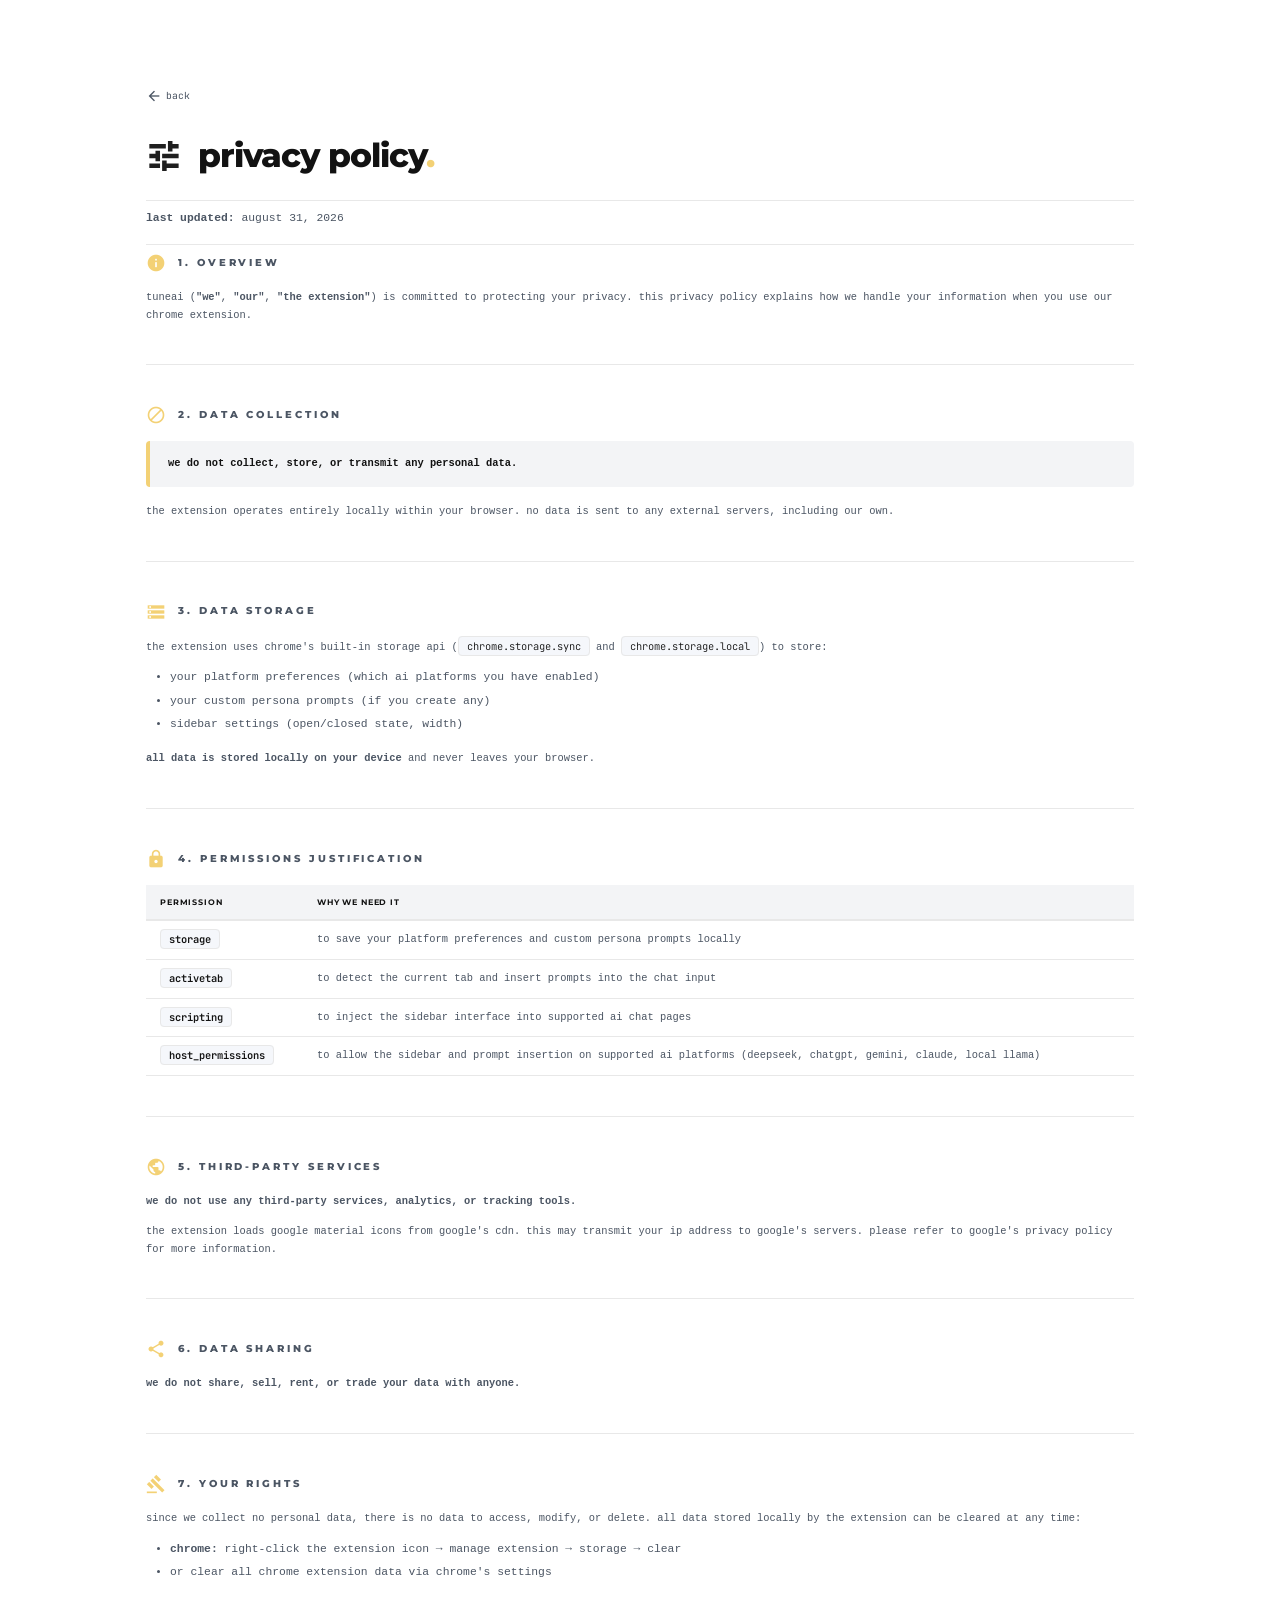
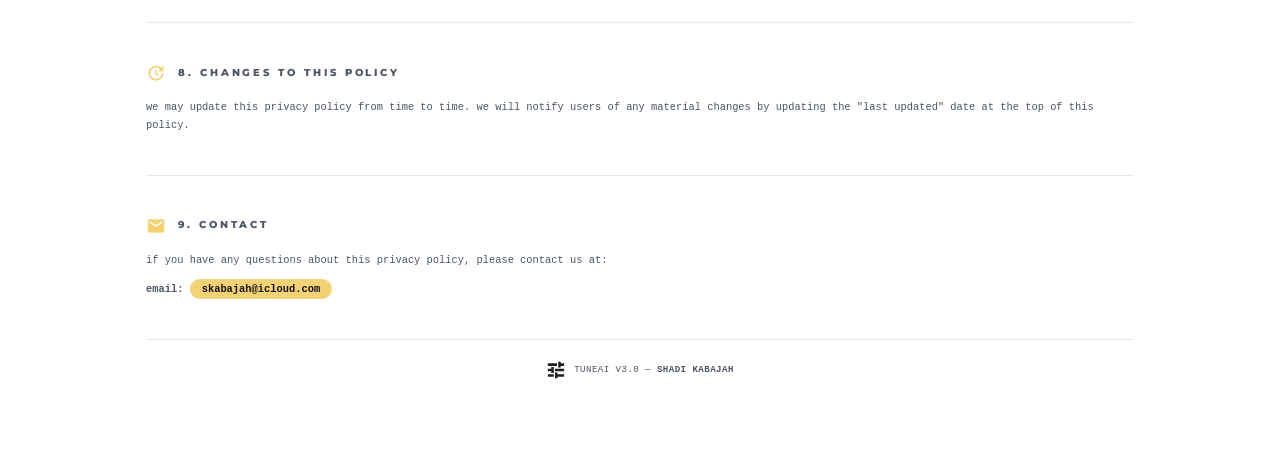
<file: privacy.html>
<!DOCTYPE html>
<html lang="en">
<head>
  <meta charset="UTF-8" />
  <meta name="viewport" content="width=device-width, initial-scale=1.0" />
  <meta name="author" content="Shadi Kabajah" />
  <meta name="version" content="3.0" />
  <meta name="date" content="2026-08-31" />
  <meta name="license" content="All Rights Reserved" />
  <link href="https://fonts.googleapis.com/icon?family=Material+Icons" rel="stylesheet" />
  <link rel="icon" href="./icons/icon128.svg" type="image/png" />
  <link rel="stylesheet" href="website.css" />
  <title>TuneAi — Privacy Policy</title>
</head>
<body>

  <div class="container">

    <!-- Back Button -->
    <div class="back-link">
      <a href="index.html">
        <span class="material-icons back-icon">arrow_back</span>
        Back
      </a>
    </div>
    
    <!-- Header -->
    <div class="header">
      <img src="./icons/icon128.svg" alt="TuneAi" width="36" height="36" class="header-logo" />
      <h1>Privacy Policy</h1>
    </div>
    <div class="subtitle subtitle-privacy">
      <strong>Last Updated:</strong> August 31, 2026
    </div>

  <!-- 1. Overview -->
  <div class="section-div">

    <h2>
      <span class="material-icons section-icon">info</span>
      1. Overview
    </h2>
    <p>
      TuneAi (<strong>"we"</strong>, <strong>"our"</strong>, <strong>"the extension"</strong>) is committed to protecting your privacy. This Privacy Policy explains how we handle your information when you use our Chrome extension.
    </p>

    <hr class="divider" />

  </div>

  <!-- 2. Data Collection -->
  <div class="section-div">
    <h2>
      <span class="material-icons section-icon">block</span>
      2. Data Collection
    </h2>
    <div class="highlight-box">
      <strong>We do NOT collect, store, or transmit any personal data.</strong>
    </div>
    <p>
      The extension operates entirely locally within your browser. No data is sent to any external servers, including our own.
    </p>
    <hr class="divider" />

  </div>

  <!-- 3. Data Storage -->
  <div class="section-div">
      <h2>
      <span class="material-icons section-icon">storage</span>
      3. Data Storage
    </h2>
    <p>
      The extension uses Chrome's built-in storage API (<code>chrome.storage.sync</code> and <code>chrome.storage.local</code>) to store:
    </p>
    <ul>
      <li>Your platform preferences (which AI platforms you have enabled)</li>
      <li>Your custom persona prompts (if you create any)</li>
      <li>Sidebar settings (open/closed state, width)</li>
    </ul>
    <p>
      <strong>All data is stored locally on your device</strong> and never leaves your browser.
    </p>
    <hr class="divider" />

  </div>

    <!-- 4. Permissions -->
  <div class="section-div">

    <h2>
      <span class="material-icons section-icon">lock</span>
      4. Permissions Justification
    </h2>
    <table class="permission-table">
      <thead>
        <tr>
          <th>Permission</th>
          <th>Why We Need It</th>
        </tr>
      </thead>
      <tbody>
        <tr>
          <td><code>storage</code></td>
          <td>To save your platform preferences and custom persona prompts locally</td>
        </tr>
        <tr>
          <td><code>activeTab</code></td>
          <td>To detect the current tab and insert prompts into the chat input</td>
        </tr>
        <tr>
          <td><code>scripting</code></td>
          <td>To inject the sidebar interface into supported AI chat pages</td>
        </tr>
        <tr>
          <td><code>host_permissions</code></td>
          <td>To allow the sidebar and prompt insertion on supported AI platforms (DeepSeek, ChatGPT, Gemini, Claude, Local Llama)</td>
        </tr>
      </tbody>
    </table>
  
    <hr class="divider" />
  </div>

  <!-- 5. Third-Party -->
  <div class="section-div">

    <h2>
      <span class="material-icons section-icon">public</span>
      5. Third-Party Services
    </h2>
    <p>
      <strong>We do not use any third-party services, analytics, or tracking tools.</strong>
    </p>
    <p>
      The extension loads Google Material Icons from Google's CDN. This may transmit your IP address to Google's servers. Please refer to Google's Privacy Policy for more information.
    </p>
    <hr class="divider" />

  </div>

  <!-- 6. Data Sharing -->
  <div class="section-div">

    <h2>
      <span class="material-icons section-icon">share</span>
      6. Data Sharing
    </h2>
    <p>
      <strong>We do not share, sell, rent, or trade your data with anyone.</strong>
    </p>

   <hr class="divider" />
 </div>

  <!-- 7. Your Rights -->
  <div class="section-div">

    <h2>
      <span class="material-icons section-icon">gavel</span>
      7. Your Rights
    </h2>
    <p>
      Since we collect no personal data, there is no data to access, modify, or delete. All data stored locally by the extension can be cleared at any time:
    </p>
    <ul>
      <li><strong>Chrome:</strong> Right-click the extension icon → Manage Extension → Storage → Clear</li>
      <li>Or clear all Chrome extension data via Chrome's settings</li>
    </ul>

    <hr class="divider" />

  </div>

  <!-- 8. Changes -->
  <div class="section-div">

    <h2>
      <span class="material-icons section-icon">update</span>
      8. Changes to This Policy
    </h2>
    <p>
      We may update this Privacy Policy from time to time. We will notify users of any material changes by updating the "Last Updated" date at the top of this policy.
    </p>

    <hr class="divider" />

  </div>

  <!-- 9. Contact -->
  <div class="section-div">

    <h2>
      <span class="material-icons section-icon">email</span>
      9. Contact
    </h2>
    <p>
      If you have any questions about this Privacy Policy, please contact us at:
    </p>
    <p>
      <strong>Email:</strong> <a href="mailto:skabajah@icloud.com">skabajah@icloud.com</a>
    </p>
  </div>

  <!-- Footer -->
  <div class="footer-note">
    <img src="./icons/icon128.svg" alt="TuneAi" width="20" height="20" class="footer-logo" />
    <span>TuneAi v3.0 — <a href="https://skabajah.github.io/" target="_blank">Shadi Kabajah</a></span>
  </div>
 

  </div>

</body>
</html>
</file>
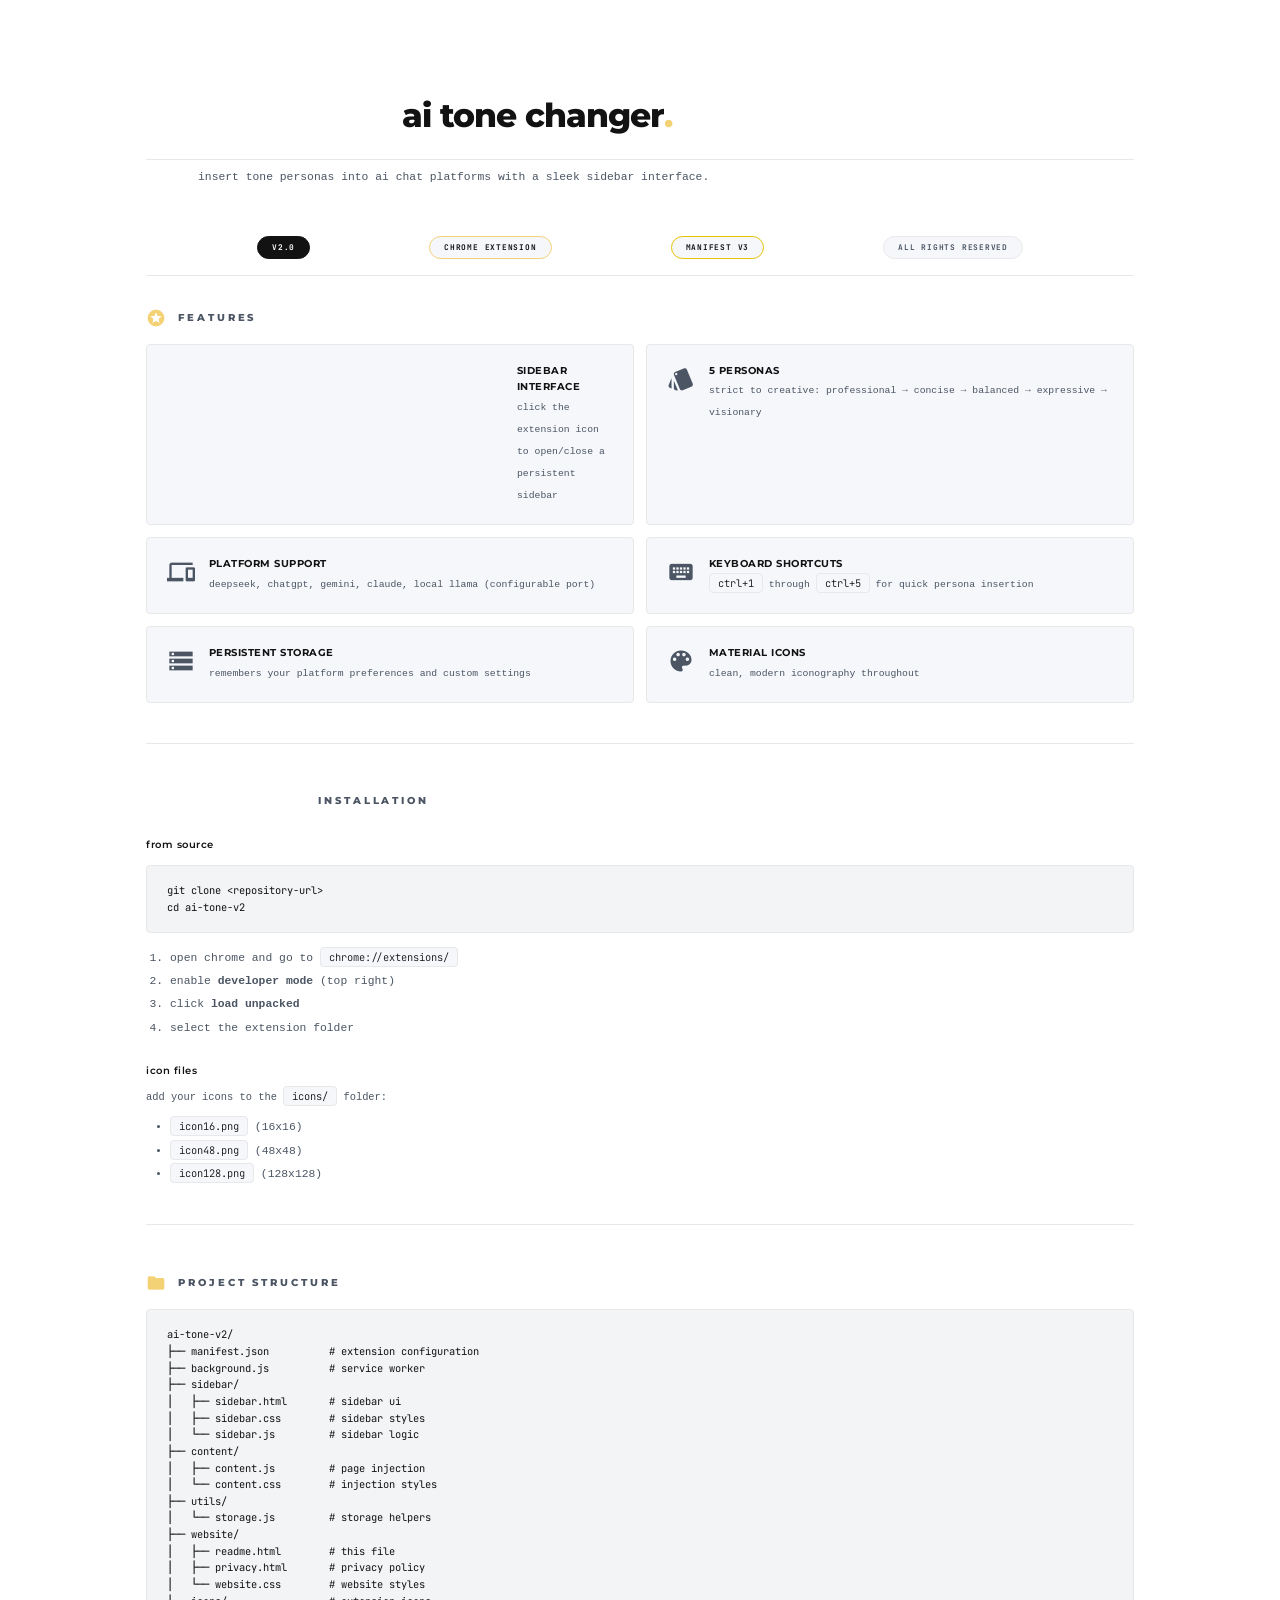
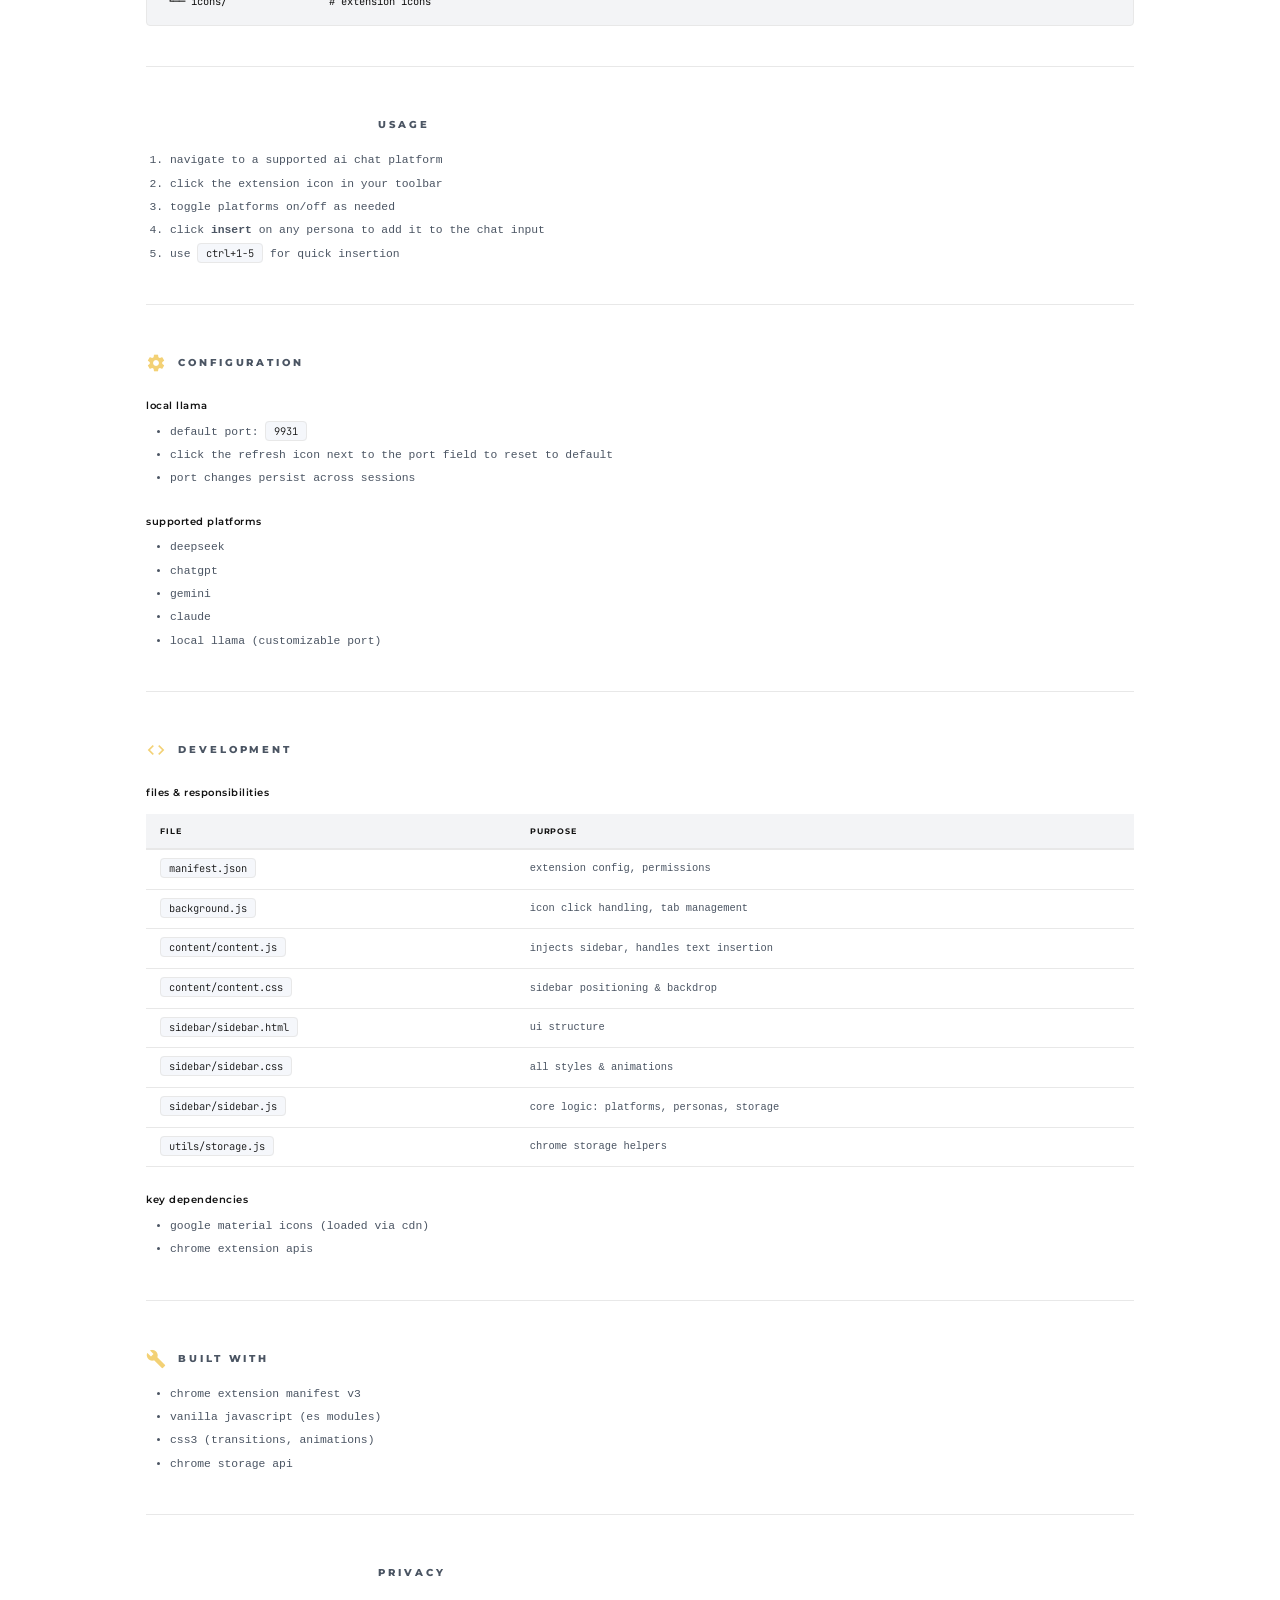
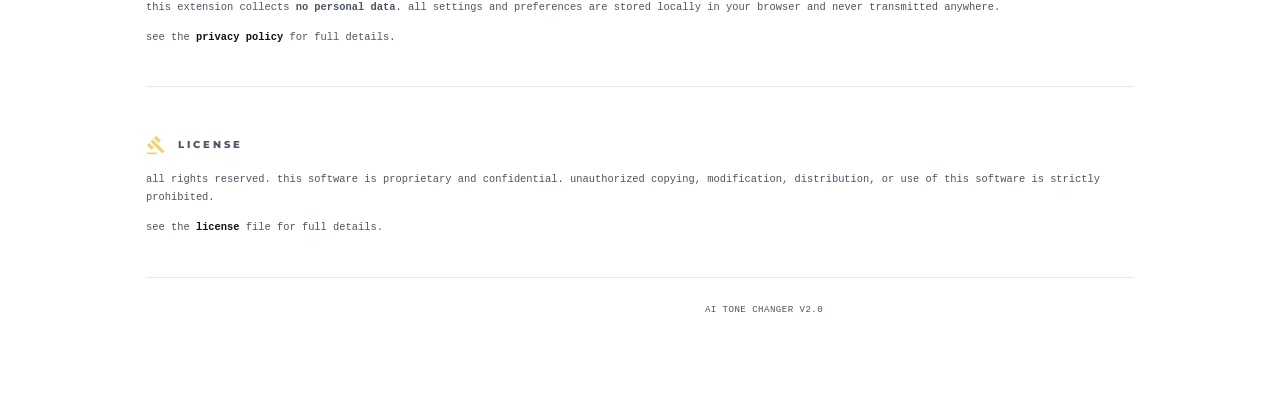
<file: README.html>
<!DOCTYPE html>
<html lang="en">
<head>
  <meta charset="UTF-8" />
  <meta name="viewport" content="width=device-width, initial-scale=1.0" />
   <link href="https://fonts.googleapis.com/icon?family=Material+Icons" rel="stylesheet" />
  <link rel="stylesheet" href="website.css" />

    <meta name="author" content="Shadi Kabajah" />
  <meta name="version" content="3.0" />
  <meta name="date" content="2026-08-31" />
    <title>TuneAi</title>


</head>
<body>

  <div class="container">

    <!-- Header -->
    <div class="header">
      <span class="material-icons header-icon">psychology</span>
      <h1>AI Tone Changer</h1>
    </div>
    <p class="subtitle">Insert tone personas into AI chat platforms with a sleek sidebar interface.</p>

    <!-- Badges -->
    <div class="badge-row">
      <span class="badge primary">v2.0</span>
      <span class="badge success">Chrome Extension</span>
      <span class="badge warning">Manifest V3</span>
      <span class="badge">All Rights Reserved</span>
    </div>

    <!-- Features -->
    <h2>
      <span class="material-icons section-icon">stars</span>
      Features
    </h2>
    <div class="feature-grid">
      <div class="feature-card">
        <span class="material-icons feature-icon">view_sidebar</span>
        <div>
          <strong>Sidebar Interface</strong>
          <span>Click the extension icon to open/close a persistent sidebar</span>
        </div>
      </div>
      <div class="feature-card">
        <span class="material-icons feature-icon">style</span>
        <div>
          <strong>5 Personas</strong>
          <span>Strict to creative: Professional → Concise → Balanced → Expressive → Visionary</span>
        </div>
      </div>
      <div class="feature-card">
        <span class="material-icons feature-icon">devices</span>
        <div>
          <strong>Platform Support</strong>
          <span>DeepSeek, ChatGPT, Gemini, Claude, Local Llama (configurable port)</span>
        </div>
      </div>
      <div class="feature-card">
        <span class="material-icons feature-icon">keyboard</span>
        <div>
          <strong>Keyboard Shortcuts</strong>
          <span><code>Ctrl+1</code> through <code>Ctrl+5</code> for quick persona insertion</span>
        </div>
      </div>
      <div class="feature-card">
        <span class="material-icons feature-icon">storage</span>
        <div>
          <strong>Persistent Storage</strong>
          <span>Remembers your platform preferences and custom settings</span>
        </div>
      </div>
      <div class="feature-card">
        <span class="material-icons feature-icon">palette</span>
        <div>
          <strong>Material Icons</strong>
          <span>Clean, modern iconography throughout</span>
        </div>
      </div>
    </div>

    <hr class="divider" />

    <!-- Installation -->
    <h2>
      <span class="material-icons section-icon">download</span>
      Installation
    </h2>

    <h3>From Source</h3>
    <pre><code>git clone &lt;repository-url&gt;
cd ai-tone-v2</code></pre>

    <ol>
      <li>Open Chrome and go to <code>chrome://extensions/</code></li>
      <li>Enable <strong>Developer mode</strong> (top right)</li>
      <li>Click <strong>Load unpacked</strong></li>
      <li>Select the extension folder</li>
    </ol>

    <h3>Icon Files</h3>
    <p>Add your icons to the <code>icons/</code> folder:</p>
    <ul>
      <li><code>icon16.png</code> (16x16)</li>
      <li><code>icon48.png</code> (48x48)</li>
      <li><code>icon128.png</code> (128x128)</li>
    </ul>

    <hr class="divider" />

    <!-- Structure -->
    <h2>
      <span class="material-icons section-icon">folder</span>
      Project Structure
    </h2>
    <pre><code>ai-tone-v2/
├── manifest.json          # Extension configuration
├── background.js          # Service worker
├── sidebar/
│   ├── sidebar.html       # Sidebar UI
│   ├── sidebar.css        # Sidebar styles
│   └── sidebar.js         # Sidebar logic
├── content/
│   ├── content.js         # Page injection
│   └── content.css        # Injection styles
├── utils/
│   └── storage.js         # Storage helpers
├── website/
│   ├── README.html        # This file
│   ├── privacy.html       # Privacy policy
│   └── website.css        # Website styles
└── icons/                 # Extension icons</code></pre>

    <hr class="divider" />

    <!-- Usage -->
    <h2>
      <span class="material-icons section-icon">play_circle</span>
      Usage
    </h2>
    <ol>
      <li>Navigate to a supported AI chat platform</li>
      <li>Click the extension icon in your toolbar</li>
      <li>Toggle platforms on/off as needed</li>
      <li>Click <strong>Insert</strong> on any persona to add it to the chat input</li>
      <li>Use <code>Ctrl+1-5</code> for quick insertion</li>
    </ol>

    <hr class="divider" />

    <!-- Configuration -->
    <h2>
      <span class="material-icons section-icon">settings</span>
      Configuration
    </h2>

    <h3>Local Llama</h3>
    <ul>
      <li>Default port: <code>9931</code></li>
      <li>Click the refresh icon next to the port field to reset to default</li>
      <li>Port changes persist across sessions</li>
    </ul>

    <h3>Supported Platforms</h3>
    <ul>
      <li>DeepSeek</li>
      <li>ChatGPT</li>
      <li>Gemini</li>
      <li>Claude</li>
      <li>Local Llama (customizable port)</li>
    </ul>

    <hr class="divider" />

    <!-- Development -->
    <h2>
      <span class="material-icons section-icon">code</span>
      Development
    </h2>

    <h3>Files &amp; Responsibilities</h3>
    <table>
      <thead>
        <tr>
          <th>File</th>
          <th>Purpose</th>
        </tr>
      </thead>
      <tbody>
        <tr>
          <td><code>manifest.json</code></td>
          <td>Extension config, permissions</td>
        </tr>
        <tr>
          <td><code>background.js</code></td>
          <td>Icon click handling, tab management</td>
        </tr>
        <tr>
          <td><code>content/content.js</code></td>
          <td>Injects sidebar, handles text insertion</td>
        </tr>
        <tr>
          <td><code>content/content.css</code></td>
          <td>Sidebar positioning &amp; backdrop</td>
        </tr>
        <tr>
          <td><code>sidebar/sidebar.html</code></td>
          <td>UI structure</td>
        </tr>
        <tr>
          <td><code>sidebar/sidebar.css</code></td>
          <td>All styles &amp; animations</td>
        </tr>
        <tr>
          <td><code>sidebar/sidebar.js</code></td>
          <td>Core logic: platforms, personas, storage</td>
        </tr>
        <tr>
          <td><code>utils/storage.js</code></td>
          <td>Chrome storage helpers</td>
        </tr>
      </tbody>
    </table>

    <h3>Key Dependencies</h3>
    <ul>
      <li>Google Material Icons (loaded via CDN)</li>
      <li>Chrome Extension APIs</li>
    </ul>

    <hr class="divider" />

    <!-- Built With -->
    <h2>
      <span class="material-icons section-icon">build</span>
      Built With
    </h2>
    <ul>
      <li>Chrome Extension Manifest V3</li>
      <li>Vanilla JavaScript (ES Modules)</li>
      <li>CSS3 (transitions, animations)</li>
      <li>Chrome Storage API</li>
    </ul>

    <hr class="divider" />

    <!-- Privacy -->
    <h2>
      <span class="material-icons section-icon">privacy_tip</span>
      Privacy
    </h2>
    <p>
      This extension collects <strong>NO personal data</strong>. All settings and preferences are stored locally in your browser and never transmitted anywhere.
    </p>
    <p>
      See the <a href="privacy.html">Privacy Policy</a> for full details.
    </p>

    <hr class="divider" />

    <!-- License -->
    <h2>
      <span class="material-icons section-icon">gavel</span>
      License
    </h2>
    <p>
      All rights reserved. This software is proprietary and confidential.
      Unauthorized copying, modification, distribution, or use of this software
      is strictly prohibited.
    </p>
    <p>
      See the <a href="../LICENSE">LICENSE</a> file for full details.
    </p>

    <!-- Footer -->
    <div class="footer-note">
      <span class="material-icons footer-icon">psychology</span>
      <span>AI Tone Changer v2.0</span>
    </div>

  </div>

</body>
</html>
</file>
<file: website.css>
/*
 * TuneAi v3.0
 * Author: Shadi Kabajah
 * Date: 2026-08-31
 * License: All Rights Reserved
 * Styled with the S. Kabajah portfolio aesthetic
 */

@import url('https://fonts.googleapis.com/css2?family=Montserrat:wght@300;400;600;800&family=Roboto+Condensed:wght@300;400;700&family=JetBrains+Mono:wght@400;600;700&display=swap');

* {
  margin: 0;
  padding: 0;
  box-sizing: border-box;
  font-family: monospace;
}

:root {
  --gold: #f3d175;
  --gold-muted: #E6C200;
  --slate-black: #121212;
  --text-main: #000000;
  --text-muted: #4B5563;
  --bg-offset: #FAFAFA;
  --dark-gray: #545454;
  --light-gray: #f3f4f6;
  --card-gray: #f5f7fb;
  --border-light: #e8e8e8;
}

body {
  font-family: 'JetBrains Mono', 'Courier New', monospace;
  color: var(--text-main);
  background: #ffffff;
  line-height: 1.7;
  padding: 40px 20px;
  text-transform: lowercase;
}

.container {
  max-width: 1100px;
  margin: 0 auto;
  background: #ffffff;
  padding: 48px 56px;
  border-radius: 4px;
}

/* ===== HEADER ===== */
.header {
  display: flex;
  align-items: center;
  gap: 16px;
  margin-bottom: 8px;
  border-bottom: 1px solid var(--border-light);
  padding-bottom: 16px;
}

.header-logo {
  filter: none !important;
}

h1 {
  font-family: 'Montserrat', sans-serif;
  font-size: 2.5rem;
  font-weight: 800;
  letter-spacing: -0.03em;
  color: var(--slate-black);
}

h1::after {
  content: ".";
  color: var(--gold);
}

.subtitle {
  font-size: 0.875rem;
  color: var(--text-muted);
  margin-bottom: 32px;
  padding-bottom: 16px;
  margin-left: 52px;
  font-weight: 300;
  border-bottom: none;
}

.subtitle-privacy {
  margin-left: 0;
  padding-bottom: 16px;
  border-bottom: 1px solid var(--border-light);
  margin-bottom: 8px;
}

/* ===== BACK LINK ===== */
.back-link {
  margin-bottom: 16px;
}

.back-link a {
  font-family: 'JetBrains Mono', monospace;
  font-size: 0.75rem;
  color: var(--text-muted);
  text-decoration: none;
  display: inline-flex;
  align-items: center;
  gap: 4px;
  font-weight: 400;
  transition: color 0.2s ease;
}

.back-link a:hover {
  color: var(--gold-muted);
}

.back-icon {
  font-size: 16px;
  vertical-align: middle;
}

/* ===== BADGES ===== */
.badge-row {
  display: flex;
  flex-wrap: wrap;
  gap: 8px;
  margin-bottom: 32px;
  padding-bottom: 16px;
  border-bottom: 1px solid var(--border-light);
  justify-content: space-evenly;
}

.badge {
  display: inline-block;
  background: var(--card-gray);
  color: var(--text-muted);
  font-size: 0.6rem;
  font-weight: 700;
  padding: 4px 14px;
  border-radius: 12px;
  text-transform: uppercase;
  letter-spacing: 0.1em;
  border: 1px solid var(--border-light);
  font-family: 'JetBrains Mono', monospace;
  transition: all 0.2s ease;
}

.badge:hover {
  border-color: var(--gold);
  background: #fffbeb;
}

.badge.primary {
  background: var(--slate-black);
  color: white;
  border-color: var(--slate-black);
}

.badge.success {
  border-color: var(--gold);
  color: var(--slate-black);
}

.badge.warning {
  border-color: var(--gold-muted);
  color: var(--slate-black);
}

/* ===== SECTION HEADERS ===== */
h2 {
  font-family: 'Montserrat', sans-serif;
  font-size: 0.75rem;
  font-weight: 800;
  text-transform: uppercase;
  letter-spacing: 0.3em;
  color: var(--text-muted);
  margin-top: 48px;
  margin-bottom: 16px;
  display: flex;
  align-items: center;
  gap: 12px;
}

h2:first-of-type {
  margin-top: 0;
}

.section-icon {
  font-size: 20px;
  color: var(--gold);
}

.section-div a {
  padding: 4px 12px;
  border-radius: 12px;
  background: var(--gold);
}
.section-div a:hover {
  background: var(--dark-gray);
}



h3 {
  font-family: 'Montserrat', sans-serif;
  font-size: 0.8rem;
  font-weight: 600;
  color: var(--slate-black);
  margin-top: 24px;
  margin-bottom: 8px;
  letter-spacing: 0.05em;
}

p {
  font-size: 0.8rem;
  color: var(--text-muted);
  margin-bottom: 12px;
  font-weight: 300;
}

ul,
ol {
  margin: 8px 0 16px 24px;
}

ul li,
ol li {
  font-size: 0.875rem;
  color: var(--text-muted);
  margin-bottom: 4px;
  font-weight: 300;
}

code {
  background: var(--card-gray);
  padding: 2px 8px;
  border-radius: 4px;
  font-size: 0.8rem;
  font-family: 'JetBrains Mono', monospace;
  color: var(--slate-black);
  border: 1px solid var(--border-light);
}

pre {
  background: var(--light-gray);
  color: var(--slate-black);
  padding: 16px 20px;
  border-radius: 4px;
  overflow-x: auto;
  font-size: 0.8rem;
  font-family: 'JetBrains Mono', monospace;
  line-height: 1.6;
  margin: 12px 0 16px;
  border: 1px solid var(--border-light);
}

pre code {
  background: none;
  color: var(--slate-black);
  padding: 0;
  border: none;
}

/* ===== FEATURE GRID ===== */
.feature-grid {
  display: grid;
  grid-template-columns: 1fr 1fr;
  gap: 12px;
  margin: 16px 0 8px;
}

.feature-card {
  display: flex;
  align-items: flex-start;
  gap: 14px;
  background: var(--card-gray);
  padding: 18px 20px;
  border-radius: 4px;
  border: 1px solid var(--border-light);
  transition: all 0.3s cubic-bezier(0.4, 0, 0.2, 1);
}

.feature-card:hover {
  border-color: var(--gold);
  background: #fffbeb;
  box-shadow: 0 10px 30px -10px rgba(56, 56, 56, 0.2);
}

.feature-icon {
  font-size: 28px !important;
  color: var(--gold-muted);
  flex-shrink: 0;
  margin-top: 2px;
}

.feature-card strong {
  display: block;
  font-family: 'Montserrat', sans-serif;
  font-size: 0.75rem;
  font-weight: 700;
  letter-spacing: 0.05em;
  color: var(--slate-black);
  text-transform: uppercase;
}

.feature-card span {
  font-size: 0.75rem;
  color: var(--text-muted);
  font-weight: 300;
}

/* ===== TABLES ===== */
table {
  width: 100%;
  border-collapse: collapse;
  margin: 12px 0 16px;
  font-size: 0.8rem;
}

table th {
  background: var(--light-gray);
  text-align: left;
  padding: 10px 14px;
  font-weight: 700;
  color: var(--slate-black);
  border-bottom: 2px solid var(--border-light);
  font-family: 'Montserrat', sans-serif;
  text-transform: uppercase;
  letter-spacing: 0.1em;
  font-size: 0.65rem;
}

table td {
  padding: 10px 14px;
  border-bottom: 1px solid var(--border-light);
  color: var(--text-muted);
  font-weight: 300;
}

.permission-table td:first-child {
  font-weight: 600;
  color: var(--slate-black);
  white-space: nowrap;
  font-family: 'JetBrains Mono', monospace;
}

/* ===== DIVIDER ===== */
.divider {
  border: none;
  border-top: 1px solid var(--border-light);
  margin: 40px 0;
}



/* ===== FOOTER ===== */
.footer-note {
  margin-top: 40px;
  padding-top: 20px;
  border-top: 1px solid var(--border-light);
  font-size: 0.7rem;
  color: var(--text-muted);
  text-align: center;
  display: flex;
  align-items: center;
  justify-content: center;
  gap: 8px;
  font-weight: 300;
  letter-spacing: 0.05em;
  text-transform: uppercase;
}

.footer-note-privacy {
  flex-direction: column;
  gap: 4px;
}

.footer-privacy-top {
  display: flex;
  align-items: center;
  gap: 8px;
}

.footer-disclaimer {
  font-size: 0.6rem;
  color: var(--text-muted);
  text-transform: none;
  letter-spacing: 0;
  line-height: 1.5;
}

.footer-logo {
  filter: none !important;
}

.footer-note a {
  color: var(--text-muted);
  text-decoration: none;
  transition: color 0.2s ease;
}

.footer-note a:hover {
  color: var(--gold-muted);
}

/* ===== PRIVACY PAGE SPECIFIC ===== */
.highlight-box {
  background: var(--light-gray);
  border-left: 4px solid var(--gold);
  padding: 14px 18px;
  border-radius: 4px;
  margin: 16px 0;
  font-size: 0.8rem;
}

.highlight-box strong {
  color: var(--slate-black);
  font-weight: 700;
}

/* ===== CHROME STORE BUTTON ===== */
.chrome-store-wrapper {
  text-align: center;
  margin: 4rem auto;
}

.btn-store {
  display: inline-flex;
  align-items: center;
  gap: 10px;
  background: var(--slate-black);
  color: white;
  padding: 14px 28px;
  border-radius: 2px;
  text-decoration: none;
  font-family: 'Montserrat', sans-serif;
  font-size: 0.75rem;
  font-weight: 800;
  text-transform: uppercase;
  letter-spacing: 0.15em;
  transition: all 0.3s ease;
  border: none;
}

.btn-store:hover {
  background: var(--gold);
  color: var(--slate-black);
  box-shadow: 0 10px 30px -10px rgba(243, 209, 117, 0.3);
}

.btn-icon {
  width: 20px;
  height: 20px;
  display: block;
  flex-shrink: 0;
  filter: brightness(0) invert(1);
}

.btn-store:hover .btn-icon {
  filter: none;
}

/* ===== LINKS ===== */
a {
  color: var(--slate-black);
  text-decoration: none;
  transition: color 0.2s ease;
  font-weight: 600;
}

a:hover {
  color: var(--gold-muted);
}

a code {
  transition: all 0.2s ease;
}

a:hover code {
  border-color: var(--gold);
  background: #fffbeb;
}

/* ===== RESPONSIVE ===== */
@media (max-width: 768px) {
  body {
    padding: 16px;
  }

  .container {
    padding: 28px 20px;
  }

  h1 {
    font-size: 1.75rem;
  }

  .subtitle {
    margin-left: 0;
    font-size: 0.8rem;
  }

  .feature-grid {
    grid-template-columns: 1fr;
  }

  table td,
  table th {
    padding: 8px 10px;
    font-size: 0.75rem;
  }

  .badge-row {
    gap: 6px;
  }

  .badge {
    font-size: 0.55rem;
    padding: 3px 10px;
  }

  .permission-table td:first-child {
    white-space: normal;
  }

  .btn-store {
    padding: 12px 20px;
    font-size: 0.65rem;
    letter-spacing: 0.1em;
  }

  .header {
    flex-wrap: wrap;
  }

  .feature-icon {
    font-size: 24px !important;
  }
}

@media (max-width: 400px) {
  .container {
    padding: 16px 12px;
  }

  h1 {
    font-size: 1.5rem;
  }

  .badge {
    font-size: 0.5rem;
    padding: 2px 8px;
  }
}
</file>
